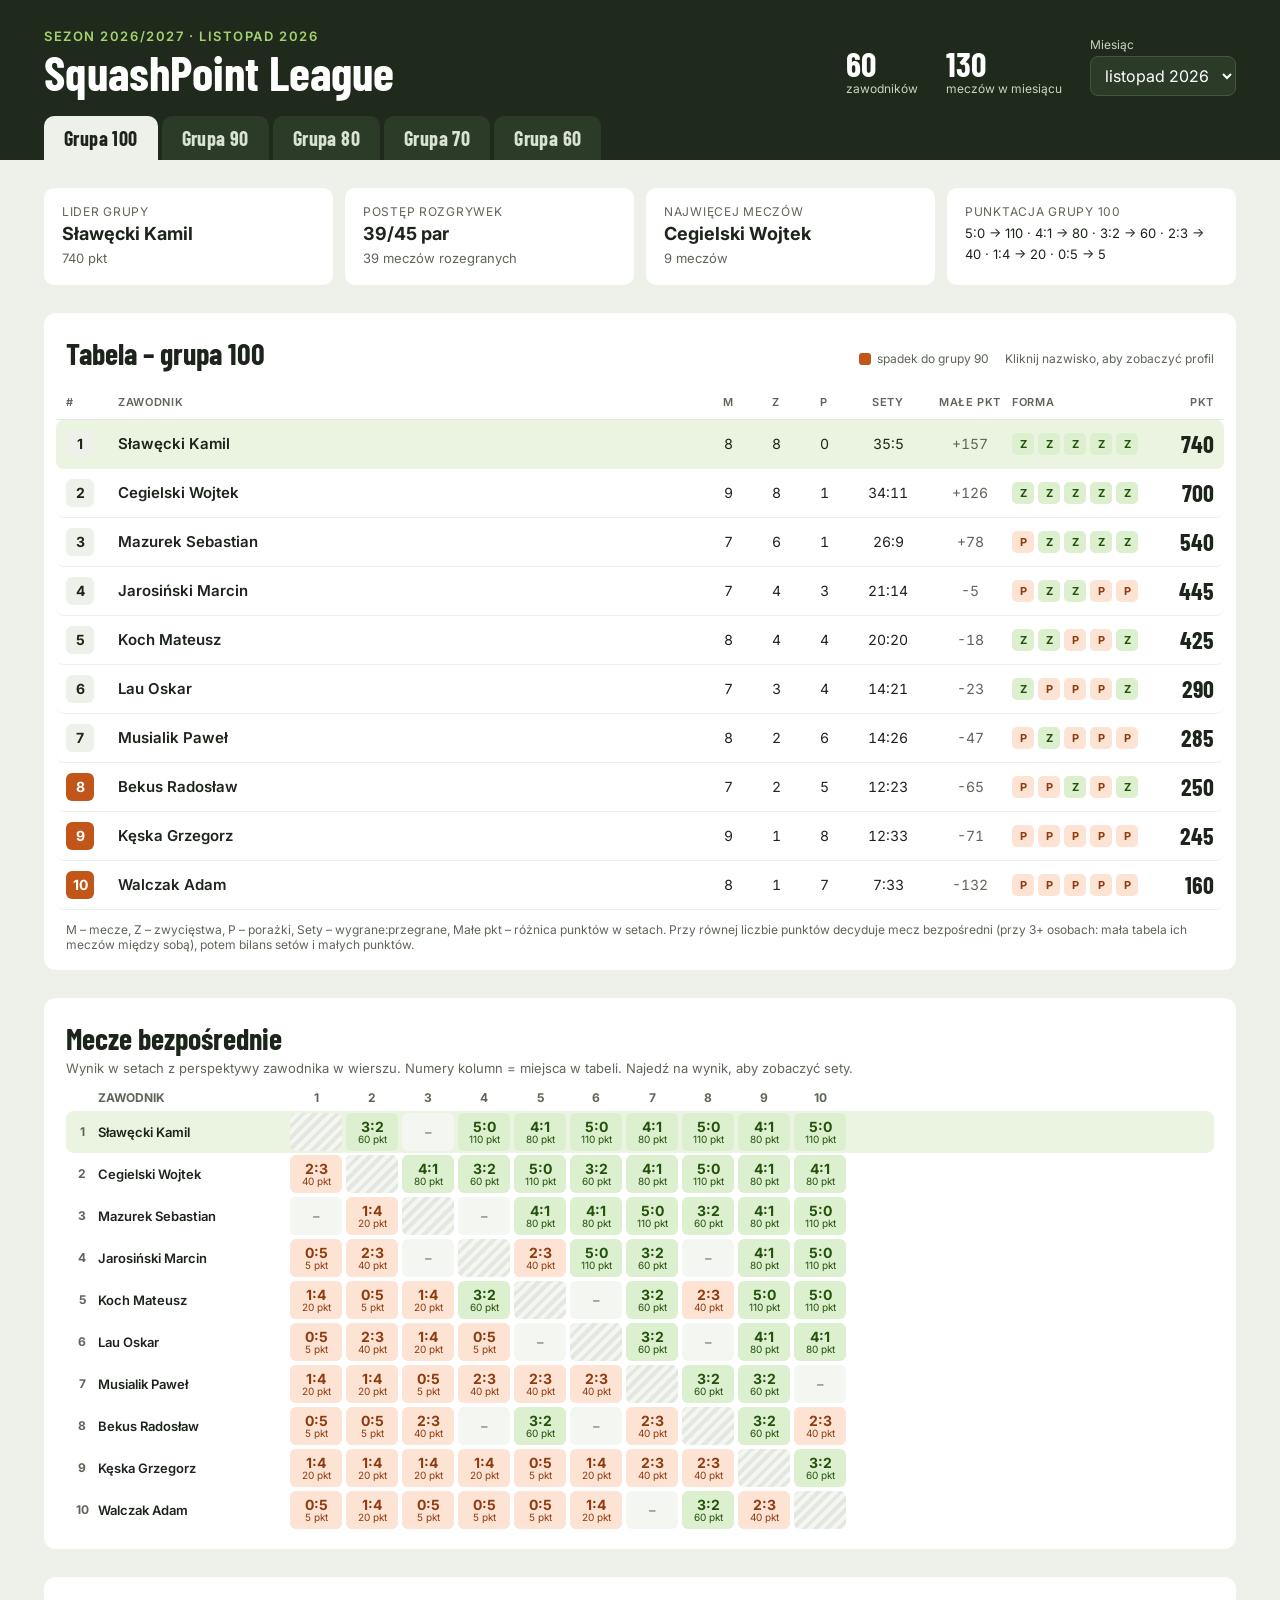
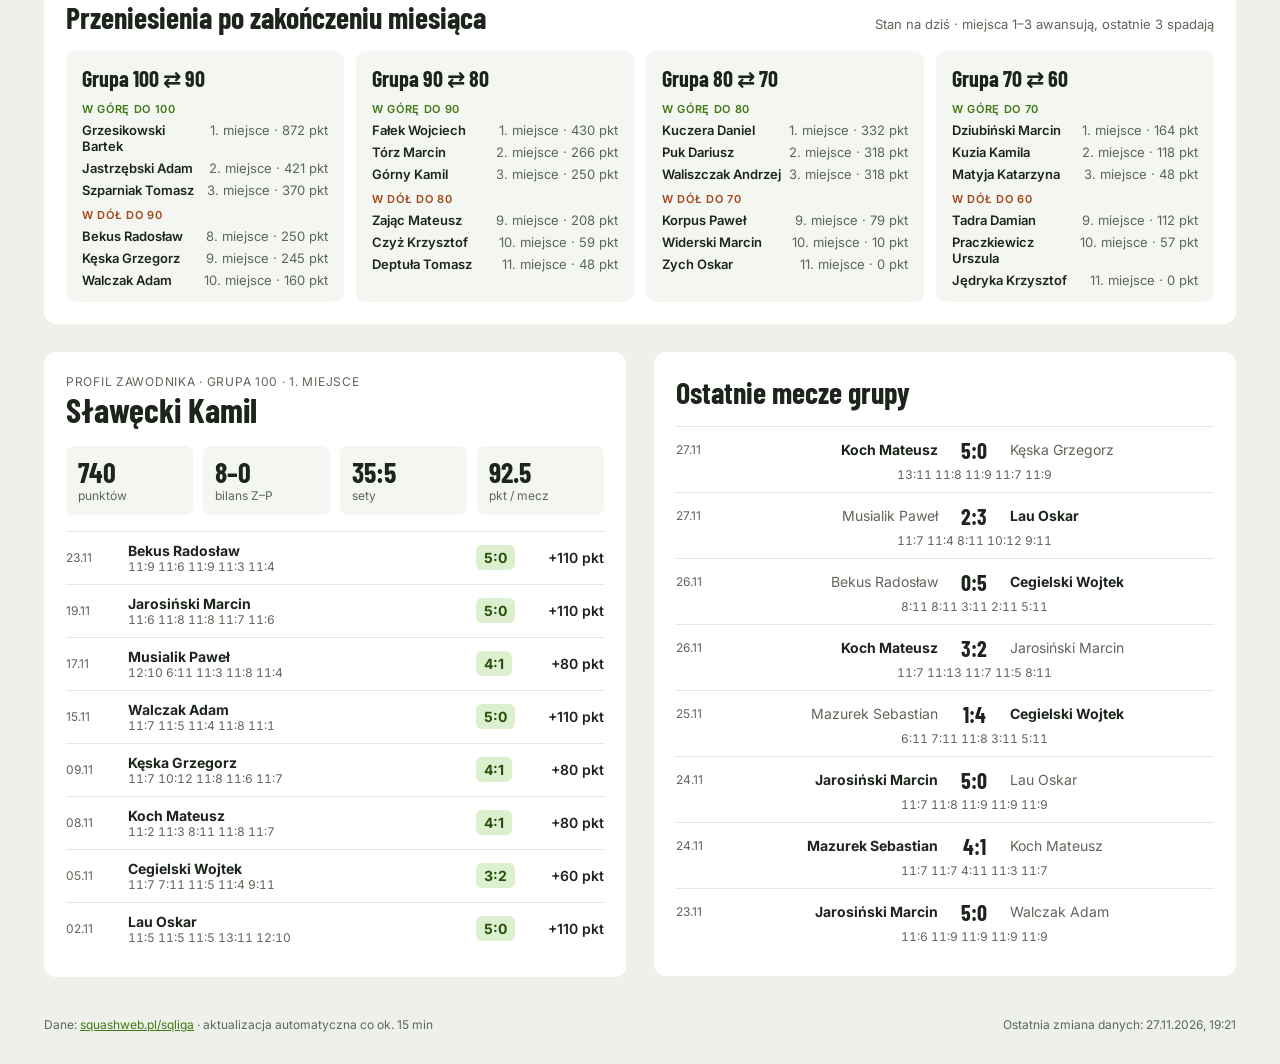
<file: site/index.html>
<!doctype html>
<html lang="pl">
<head>
<meta charset="utf-8">
<meta name="viewport" content="width=device-width, initial-scale=1">
<title>SquashPoint League – tabela ligi</title>
<meta name="description" content="Tabele, mecze bezpośrednie i wyniki SquashPoint League.">
<link rel="preconnect" href="https://fonts.googleapis.com">
<link rel="preconnect" href="https://fonts.gstatic.com" crossorigin>
<link rel="stylesheet" href="https://fonts.googleapis.com/css2?family=Barlow+Condensed:wght@600;700&family=Inter:wght@400;500;600;700&display=swap">
<link rel="stylesheet" href="style.css">
</head>
<body>
<header class="top">
  <div class="wrap top-inner">
    <div class="top-row">
      <div class="brand">
        <div class="kicker">Sezon <span id="season">–</span> · <span id="monthLabel">–</span></div>
        <h1>SquashPoint League</h1>
      </div>
      <div class="top-stats">
        <div><b id="statPlayers">–</b><span>zawodników</span></div>
        <div><b id="statMatches">–</b><span>meczów w miesiącu</span></div>
        <div class="month-pick">
          <label for="monthSelect">Miesiąc</label>
          <select id="monthSelect"></select>
        </div>
      </div>
    </div>
    <nav class="tabs" id="tabs" aria-label="Grupy"></nav>
  </div>
</header>

<main class="wrap main" id="main">
  <p class="loading" id="loading">Wczytywanie danych…</p>
</main>

<footer class="wrap foot">
  <span>Dane: <a href="http://squashweb.pl/sqliga/" rel="noopener">squashweb.pl/sqliga</a> · aktualizacja automatyczna co ok. 15 min</span>
  <span id="updated"></span>
</footer>

<script src="app.js"></script>
</body>
</html>
</file>
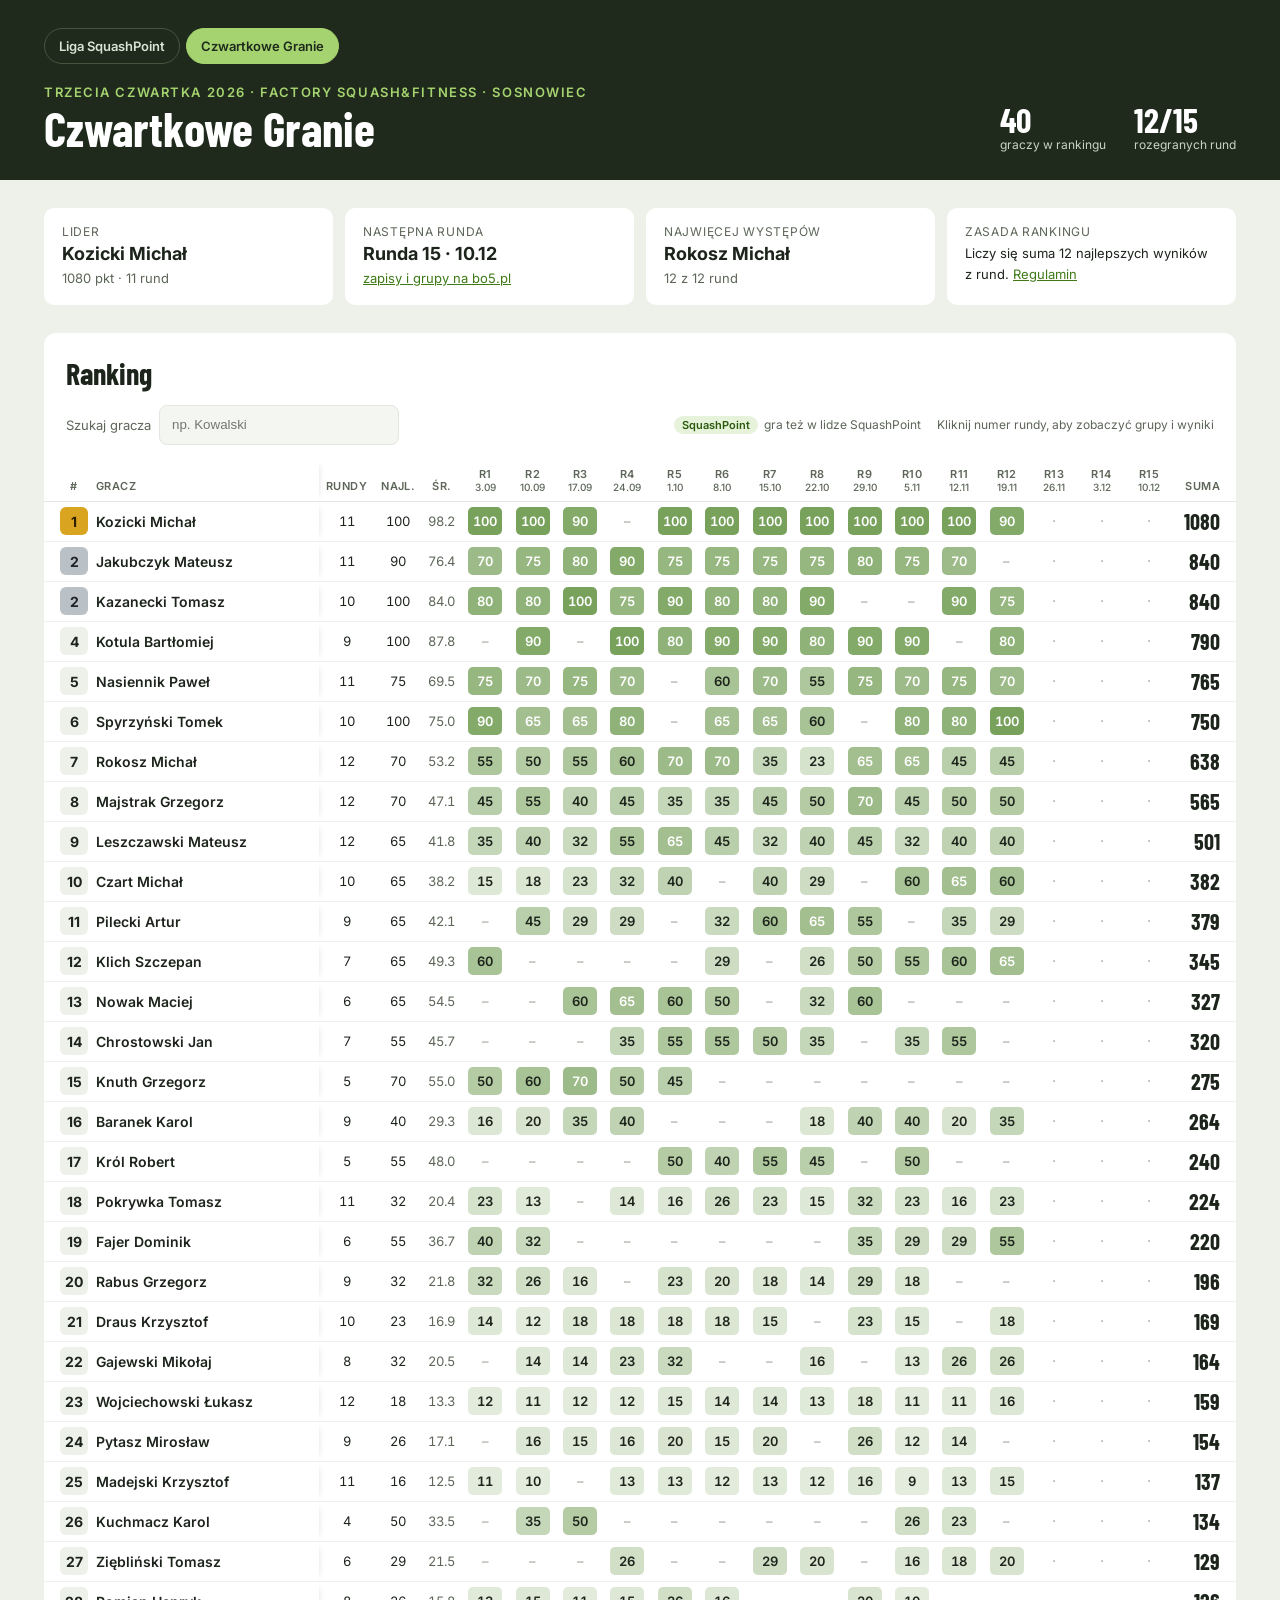
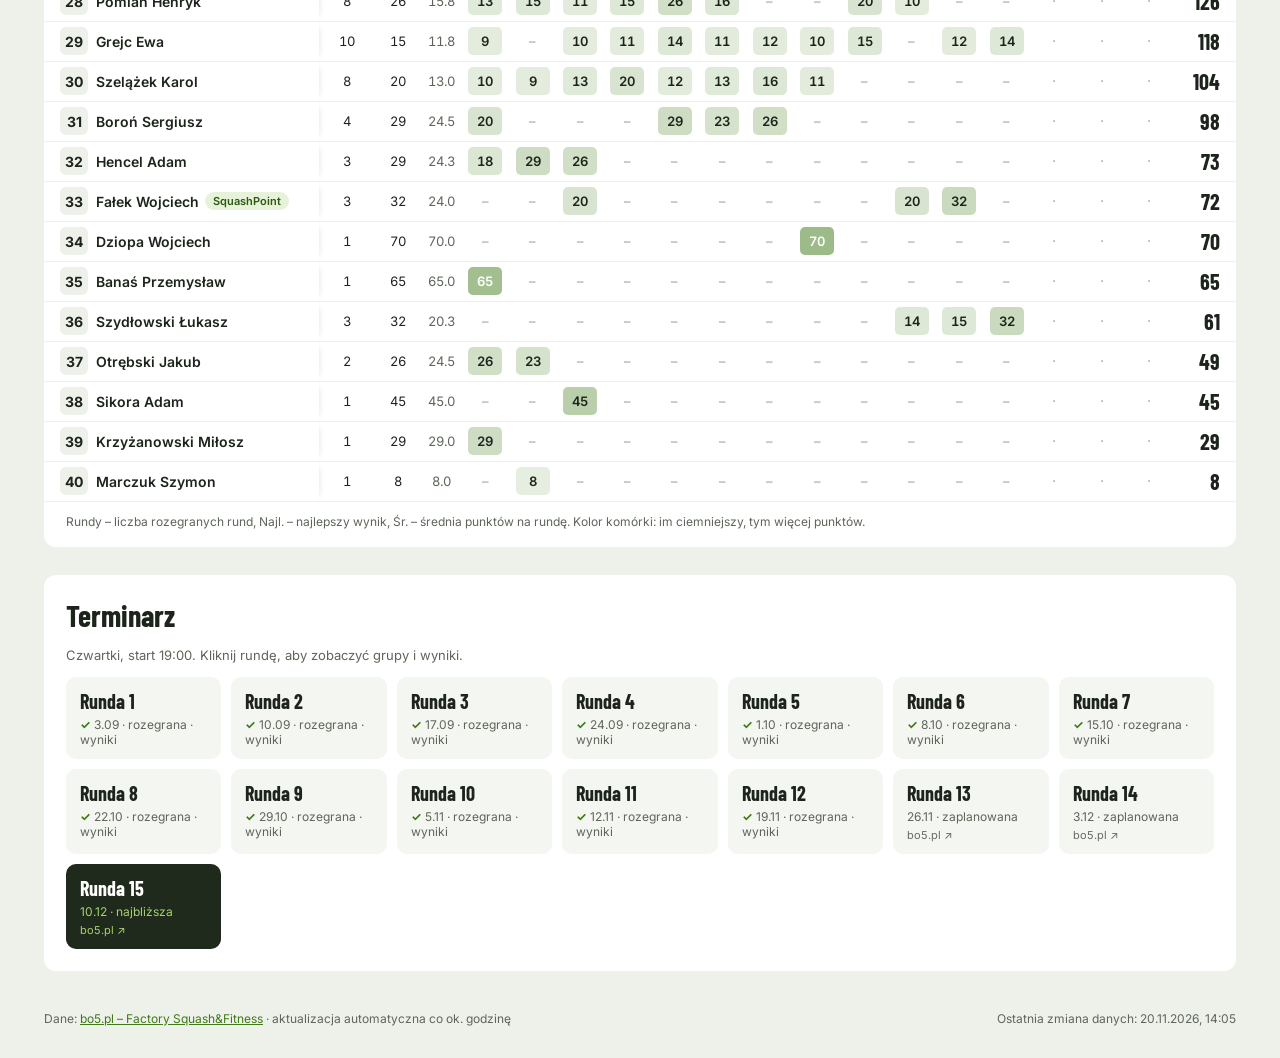
<file: site/czwartki.html>
<!doctype html>
<html lang="pl">
<head>
<meta charset="utf-8">
<meta name="viewport" content="width=device-width, initial-scale=1">
<title>Czwartkowe Granie – ranking</title>
<meta name="description" content="Ranking Czwartkowego Grania (Factory Squash&amp;Fitness, Sosnowiec).">
<link rel="preconnect" href="https://fonts.googleapis.com">
<link rel="preconnect" href="https://fonts.gstatic.com" crossorigin>
<link rel="stylesheet" href="https://fonts.googleapis.com/css2?family=Barlow+Condensed:wght@600;700&family=Inter:wght@400;500;600;700&display=swap">
<link rel="stylesheet" href="style.css">
</head>
<body>
<header class="top">
  <div class="wrap top-inner" style="padding-bottom:28px">
    <nav class="pages" aria-label="Strony">
      <a href="./">Liga SquashPoint</a>
      <a href="czwartki.html" aria-current="page">Czwartkowe Granie</a>
    </nav>
    <div class="top-row">
      <div class="brand">
        <div class="kicker" id="kicker">Factory Squash&amp;Fitness · Sosnowiec</div>
        <h1>Czwartkowe Granie</h1>
      </div>
      <div class="top-stats">
        <div><b id="statPlayers">–</b><span>graczy w rankingu</span></div>
        <div><b id="statRounds">–</b><span>rozegranych rund</span></div>
      </div>
    </div>
  </div>
</header>

<main class="wrap main" id="main">
  <p class="loading">Wczytywanie rankingu…</p>
</main>

<footer class="wrap foot">
  <span>Dane: <a id="srcLink" href="https://bo5.pl/factory" rel="noopener">bo5.pl – Factory Squash&amp;Fitness</a> · aktualizacja automatyczna co ok. godzinę</span>
  <span id="updated"></span>
</footer>

<script src="czwartki.js"></script>
</body>
</html>
</file>
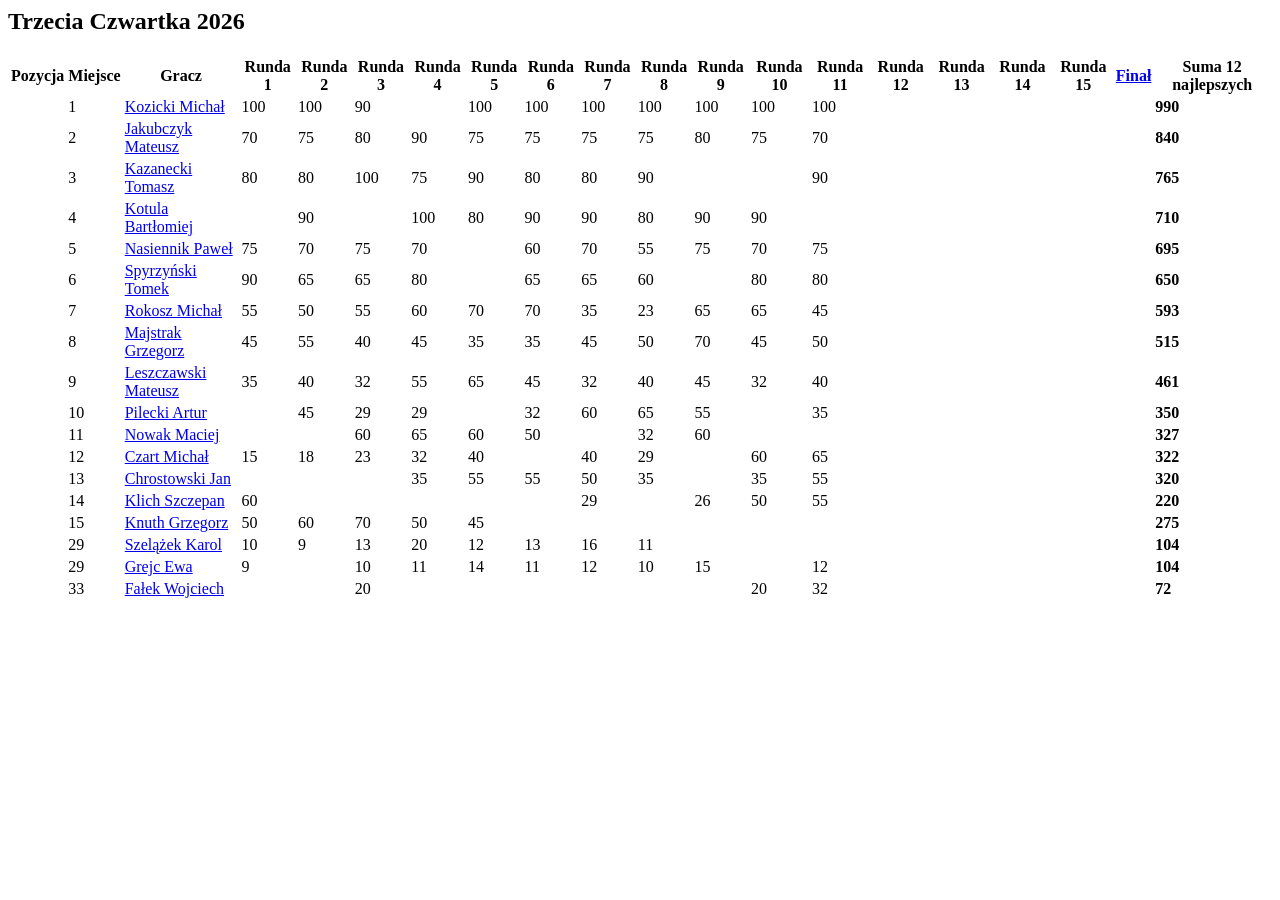
<file: test/bo5-ranking-sample.html>
<html><body><h2>Trzecia Czwartka 2026</h2><table class="table"><thead><tr><th>Pozycja</th><th>Miejsce</th><th>Gracz</th><th>Runda 1</th><th>Runda 2</th><th>Runda 3</th><th>Runda 4</th><th>Runda 5</th><th>Runda 6</th><th>Runda 7</th><th>Runda 8</th><th>Runda 9</th><th>Runda 10</th><th>Runda 11</th><th>Runda 12</th><th>Runda 13</th><th>Runda 14</th><th>Runda 15</th><th><a href="/t7682/x.html">Finał</a></th><th>Suma 12 najlepszych</th></tr></thead><tbody><tr><td></td><td>1</td><td><a href="#">Kozicki Michał</a></td><td>100</td><td>100</td><td>90</td><td>&nbsp;</td><td>100</td><td>100</td><td>100</td><td>100</td><td>100</td><td>100</td><td>100</td><td>&nbsp;</td><td>&nbsp;</td><td>&nbsp;</td><td>&nbsp;</td><td>&nbsp;</td><td><b>990</b></td></tr><tr><td></td><td>2</td><td><a href="#">Jakubczyk Mateusz</a></td><td>70</td><td>75</td><td>80</td><td>90</td><td>75</td><td>75</td><td>75</td><td>75</td><td>80</td><td>75</td><td>70</td><td>&nbsp;</td><td>&nbsp;</td><td>&nbsp;</td><td>&nbsp;</td><td>&nbsp;</td><td><b>840</b></td></tr><tr><td></td><td>3</td><td><a href="#">Kazanecki Tomasz</a></td><td>80</td><td>80</td><td>100</td><td>75</td><td>90</td><td>80</td><td>80</td><td>90</td><td>&nbsp;</td><td>&nbsp;</td><td>90</td><td>&nbsp;</td><td>&nbsp;</td><td>&nbsp;</td><td>&nbsp;</td><td>&nbsp;</td><td><b>765</b></td></tr><tr><td></td><td>4</td><td><a href="#">Kotula Bartłomiej</a></td><td>&nbsp;</td><td>90</td><td>&nbsp;</td><td>100</td><td>80</td><td>90</td><td>90</td><td>80</td><td>90</td><td>90</td><td>&nbsp;</td><td>&nbsp;</td><td>&nbsp;</td><td>&nbsp;</td><td>&nbsp;</td><td>&nbsp;</td><td><b>710</b></td></tr><tr><td></td><td>5</td><td><a href="#">Nasiennik Paweł</a></td><td>75</td><td>70</td><td>75</td><td>70</td><td>&nbsp;</td><td>60</td><td>70</td><td>55</td><td>75</td><td>70</td><td>75</td><td>&nbsp;</td><td>&nbsp;</td><td>&nbsp;</td><td>&nbsp;</td><td>&nbsp;</td><td><b>695</b></td></tr><tr><td></td><td>6</td><td><a href="#">Spyrzyński Tomek</a></td><td>90</td><td>65</td><td>65</td><td>80</td><td>&nbsp;</td><td>65</td><td>65</td><td>60</td><td>&nbsp;</td><td>80</td><td>80</td><td>&nbsp;</td><td>&nbsp;</td><td>&nbsp;</td><td>&nbsp;</td><td>&nbsp;</td><td><b>650</b></td></tr><tr><td></td><td>7</td><td><a href="#">Rokosz Michał</a></td><td>55</td><td>50</td><td>55</td><td>60</td><td>70</td><td>70</td><td>35</td><td>23</td><td>65</td><td>65</td><td>45</td><td>&nbsp;</td><td>&nbsp;</td><td>&nbsp;</td><td>&nbsp;</td><td>&nbsp;</td><td><b>593</b></td></tr><tr><td></td><td>8</td><td><a href="#">Majstrak Grzegorz</a></td><td>45</td><td>55</td><td>40</td><td>45</td><td>35</td><td>35</td><td>45</td><td>50</td><td>70</td><td>45</td><td>50</td><td>&nbsp;</td><td>&nbsp;</td><td>&nbsp;</td><td>&nbsp;</td><td>&nbsp;</td><td><b>515</b></td></tr><tr><td></td><td>9</td><td><a href="#">Leszczawski Mateusz</a></td><td>35</td><td>40</td><td>32</td><td>55</td><td>65</td><td>45</td><td>32</td><td>40</td><td>45</td><td>32</td><td>40</td><td>&nbsp;</td><td>&nbsp;</td><td>&nbsp;</td><td>&nbsp;</td><td>&nbsp;</td><td><b>461</b></td></tr><tr><td></td><td>10</td><td><a href="#">Pilecki Artur</a></td><td>&nbsp;</td><td>45</td><td>29</td><td>29</td><td>&nbsp;</td><td>32</td><td>60</td><td>65</td><td>55</td><td>&nbsp;</td><td>35</td><td>&nbsp;</td><td>&nbsp;</td><td>&nbsp;</td><td>&nbsp;</td><td>&nbsp;</td><td><b>350</b></td></tr><tr><td></td><td>11</td><td><a href="#">Nowak Maciej</a></td><td>&nbsp;</td><td>&nbsp;</td><td>60</td><td>65</td><td>60</td><td>50</td><td>&nbsp;</td><td>32</td><td>60</td><td>&nbsp;</td><td>&nbsp;</td><td>&nbsp;</td><td>&nbsp;</td><td>&nbsp;</td><td>&nbsp;</td><td>&nbsp;</td><td><b>327</b></td></tr><tr><td></td><td>12</td><td><a href="#">Czart Michał</a></td><td>15</td><td>18</td><td>23</td><td>32</td><td>40</td><td>&nbsp;</td><td>40</td><td>29</td><td>&nbsp;</td><td>60</td><td>65</td><td>&nbsp;</td><td>&nbsp;</td><td>&nbsp;</td><td>&nbsp;</td><td>&nbsp;</td><td><b>322</b></td></tr><tr><td></td><td>13</td><td><a href="#">Chrostowski Jan</a></td><td>&nbsp;</td><td>&nbsp;</td><td>&nbsp;</td><td>35</td><td>55</td><td>55</td><td>50</td><td>35</td><td>&nbsp;</td><td>35</td><td>55</td><td>&nbsp;</td><td>&nbsp;</td><td>&nbsp;</td><td>&nbsp;</td><td>&nbsp;</td><td><b>320</b></td></tr><tr><td></td><td>14</td><td><a href="#">Klich Szczepan</a></td><td>60</td><td>&nbsp;</td><td>&nbsp;</td><td>&nbsp;</td><td>&nbsp;</td><td>&nbsp;</td><td>29</td><td>&nbsp;</td><td>26</td><td>50</td><td>55</td><td>&nbsp;</td><td>&nbsp;</td><td>&nbsp;</td><td>&nbsp;</td><td>&nbsp;</td><td><b>220</b></td></tr><tr><td></td><td>15</td><td><a href="#">Knuth Grzegorz</a></td><td>50</td><td>60</td><td>70</td><td>50</td><td>45</td><td>&nbsp;</td><td>&nbsp;</td><td>&nbsp;</td><td>&nbsp;</td><td>&nbsp;</td><td>&nbsp;</td><td>&nbsp;</td><td>&nbsp;</td><td>&nbsp;</td><td>&nbsp;</td><td>&nbsp;</td><td><b>275</b></td></tr><tr><td></td><td>29</td><td><a href="#">Szelążek Karol</a></td><td>10</td><td>9</td><td>13</td><td>20</td><td>12</td><td>13</td><td>16</td><td>11</td><td>&nbsp;</td><td>&nbsp;</td><td>&nbsp;</td><td>&nbsp;</td><td>&nbsp;</td><td>&nbsp;</td><td>&nbsp;</td><td>&nbsp;</td><td><b>104</b></td></tr><tr><td></td><td>29</td><td><a href="#">Grejc Ewa</a></td><td>9</td><td>&nbsp;</td><td>10</td><td>11</td><td>14</td><td>11</td><td>12</td><td>10</td><td>15</td><td>&nbsp;</td><td>12</td><td>&nbsp;</td><td>&nbsp;</td><td>&nbsp;</td><td>&nbsp;</td><td>&nbsp;</td><td><b>104</b></td></tr><tr><td></td><td>33</td><td><a href="#">Fałek Wojciech</a></td><td>&nbsp;</td><td>&nbsp;</td><td>20</td><td>&nbsp;</td><td>&nbsp;</td><td>&nbsp;</td><td>&nbsp;</td><td>&nbsp;</td><td>&nbsp;</td><td>20</td><td>32</td><td>&nbsp;</td><td>&nbsp;</td><td>&nbsp;</td><td>&nbsp;</td><td>&nbsp;</td><td><b>72</b></td></tr></tbody></table></body></html>
</file>
<file: site/style.css>
:root {
  --bg: #eef1ea;
  --card: #ffffff;
  --soft: #f4f6f1;
  --line: #e3e7df;
  --ink: #1d241c;
  --muted: #5d6659;
  --muted2: #646c60;
  --dark: #1f2a1c;
  --dark2: #2c3a28;
  --green: #3f7a17;
  --lime: #a5d36f;
  --win-bg: #dcefcf; --win: #24520c;
  --loss-bg: #fde3d3; --loss: #8f3b0f;
  --down: #c2561a;
  --sel: #eaf4e0;
  --blue-bg: #e2ebf5; --blue: #1f4a7a;
  --head: 'Barlow Condensed', system-ui, sans-serif;
}
* { box-sizing: border-box; }
body { margin: 0; background: var(--bg); color: var(--ink); font-family: Inter, system-ui, sans-serif; }
a { color: var(--green); } a:hover { color: #2c5a0e; }
button, select { font: inherit; }
button:focus-visible, select:focus-visible { outline: 2px solid var(--green); outline-offset: 2px; }
.wrap { max-width: 1240px; margin: 0 auto; padding-left: 24px; padding-right: 24px; }
h2 { margin: 0; font-family: var(--head); font-size: 30px; font-weight: 700; }

/* Nagłówek */
.top { background: var(--dark); color: #fff; }
.top-inner { padding-top: 28px; display: flex; flex-direction: column; gap: 20px; }
.top-row { display: flex; flex-wrap: wrap; justify-content: space-between; align-items: flex-end; gap: 16px; }
.kicker { font-size: 13px; font-weight: 600; letter-spacing: .12em; text-transform: uppercase; color: var(--lime); }
.brand h1 { margin: 4px 0 0; font-family: var(--head); font-weight: 700; font-size: 48px; line-height: 1; }
.top-stats { display: flex; flex-wrap: wrap; gap: 28px; align-items: flex-end; }
.top-stats > div { display: flex; flex-direction: column; }
.top-stats b { font-family: var(--head); font-size: 34px; line-height: 1; }
.top-stats span, .month-pick label { font-size: 12px; color: #c9d3c3; }
.month-pick select { margin-top: 4px; min-height: 40px; padding: 0 10px; border-radius: 8px; border: 1px solid #45553f; background: var(--dark2); color: #fff; }
.tabs { display: flex; flex-wrap: wrap; gap: 4px; }
.tab { min-height: 44px; padding: 0 20px; border: 0; border-radius: 10px 10px 0 0; cursor: pointer; font-family: var(--head); font-size: 20px; font-weight: 700; letter-spacing: .02em; background: var(--dark2); color: #d9e3d3; }
.tab[aria-selected="true"] { background: var(--bg); color: var(--ink); }

/* Przełącznik podstron */
.pages { display: flex; flex-wrap: wrap; gap: 6px; }
.pages a { display: inline-flex; align-items: center; min-height: 36px; padding: 0 14px; border-radius: 99px; font-size: 13px; font-weight: 600; text-decoration: none; color: #d9e3d3; border: 1px solid #45553f; }
.pages a:hover { color: #fff; border-color: #7a8c72; }
.pages a[aria-current="page"] { background: var(--lime); border-color: var(--lime); color: var(--dark); }

/* Treść */
.main { padding-top: 28px; padding-bottom: 40px; display: flex; flex-direction: column; gap: 28px; }
.loading, .error { background: var(--card); border-radius: 12px; padding: 22px; margin: 0; }
.error { color: var(--loss); }
.card { background: var(--card); border-radius: 12px; }
.pad { padding: 22px; }
.sec-head { padding: 0 22px 14px; display: flex; flex-wrap: wrap; justify-content: space-between; align-items: baseline; gap: 8px; }
.sub { font-size: 13px; color: var(--muted); }
.note { margin: 12px 22px 8px; font-size: 12px; color: var(--muted); }
.scroll { overflow-x: auto; }

.kpis { display: grid; grid-template-columns: repeat(auto-fit, minmax(190px, 1fr)); gap: 12px; }
.kpi { background: var(--card); border-radius: 10px; padding: 16px 18px; display: flex; flex-direction: column; gap: 4px; }
.kpi .lab { font-size: 12px; color: var(--muted); text-transform: uppercase; letter-spacing: .06em; }
.kpi .val { font-size: 18px; font-weight: 700; }
.kpi .small { font-size: 13px; color: var(--muted); line-height: 1.6; }

.legend { display: flex; flex-wrap: wrap; gap: 16px; font-size: 12px; color: var(--muted); }
.legend span { display: flex; align-items: center; gap: 6px; }
.sq { width: 12px; height: 12px; border-radius: 3px; display: inline-block; }

/* Tabela */
.table { min-width: 860px; padding: 0 12px; }
.trow { display: grid; grid-template-columns: 52px minmax(200px, 1fr) 48px 48px 48px 80px 84px 132px 70px; align-items: center; padding: 6px 10px; font-size: 14px; border-bottom: 1px solid var(--bg); border-radius: 8px; }
.trow.head { padding: 10px; font-size: 11px; font-weight: 600; letter-spacing: .06em; text-transform: uppercase; color: var(--muted); border-bottom: 1px solid var(--line); border-radius: 0; }
.trow.sel { background: var(--sel); }
.c { text-align: center; font-variant-numeric: tabular-nums; }
.r { text-align: right; }
.rank { display: inline-flex; width: 28px; height: 28px; border-radius: 6px; align-items: center; justify-content: center; font-weight: 700; font-size: 14px; background: var(--bg); }
.rank.up { background: var(--green); color: #fff; }
.rank.down { background: var(--down); color: #fff; }
.namecell { display: flex; align-items: center; gap: 8px; min-width: 0; flex-wrap: wrap; }
.name { background: none; border: 0; padding: 6px 0; min-height: 36px; font-size: 15px; font-weight: 600; color: var(--ink); text-align: left; cursor: pointer; }
.name:hover { color: var(--green); }
.pill { font-size: 11px; font-weight: 600; padding: 2px 8px; border-radius: 99px; white-space: nowrap; }
.pill.inj { background: var(--loss-bg); color: var(--loss); }
.pill.h2h { background: var(--blue-bg); color: var(--blue); }
.form { display: flex; gap: 4px; }
.fb { width: 22px; height: 22px; border-radius: 5px; display: inline-flex; align-items: center; justify-content: center; font-size: 11px; font-weight: 700; }
.fb.w { background: var(--win-bg); color: var(--win); }
.fb.l { background: var(--loss-bg); color: var(--loss); }
.none { font-size: 12px; color: var(--muted2); }
.pts { font-family: var(--head); font-size: 24px; font-weight: 700; }

/* Mecze bezpośrednie */
.matrix { padding: 0 22px; width: max-content; min-width: 100%; }
.mrow { display: grid; align-items: center; border-radius: 8px; }
.mrow.sel { background: var(--sel); }
.mh { text-align: center; font-size: 12px; font-weight: 700; color: var(--muted); padding-bottom: 6px; }
.mrank { font-size: 12px; font-weight: 700; color: var(--muted); text-align: center; }
.mname { background: none; border: 0; padding: 0 8px 0 0; min-height: 40px; font-size: 13px; font-weight: 600; color: var(--ink); text-align: left; cursor: pointer; white-space: nowrap; overflow: hidden; text-overflow: ellipsis; }
.cell { padding: 2px; display: flex; }
.cell > span { flex: 1; height: 38px; border-radius: 6px; display: flex; flex-direction: column; align-items: center; justify-content: center; line-height: 1.1; font-size: 13px; }
.cell .self { background: repeating-linear-gradient(135deg, var(--line) 0 4px, var(--soft) 4px 8px); }
.cell .empty { background: var(--soft); color: var(--muted2); }
.cell .w { background: var(--win-bg); color: var(--win); }
.cell .l { background: var(--loss-bg); color: var(--loss); }
.cell strong { font-size: 14px; }
.cell small { font-size: 10px; }

/* Przeniesienia */
.moves { display: grid; grid-template-columns: repeat(auto-fit, minmax(260px, 1fr)); gap: 12px; }
.move { background: var(--soft); border-radius: 10px; padding: 14px 16px; display: flex; flex-direction: column; gap: 10px; }
.move h3 { margin: 0; font-family: var(--head); font-size: 22px; }
.move .lab { font-size: 11px; font-weight: 600; letter-spacing: .06em; text-transform: uppercase; }
.move .lab.up { color: var(--green); }
.move .lab.down { color: #a3461a; }
.mv { display: flex; justify-content: space-between; gap: 8px; font-size: 13px; }
.mv b { font-weight: 600; }
.mv span { color: var(--muted); white-space: nowrap; }

/* Profil i ostatnie mecze */
.split { display: flex; flex-wrap: wrap; gap: 28px; align-items: flex-start; }
.split > section { flex: 1 1 420px; min-width: 0; display: flex; flex-direction: column; gap: 16px; }
.profile-kick { font-size: 12px; color: var(--muted); text-transform: uppercase; letter-spacing: .06em; }
.profile-name { font-size: 34px; }
.boxes { display: grid; grid-template-columns: repeat(4, minmax(0, 1fr)); gap: 10px; }
.box { background: var(--soft); border-radius: 8px; padding: 12px; display: flex; flex-direction: column; gap: 2px; }
.box b { font-family: var(--head); font-size: 28px; line-height: 1; }
.box span { font-size: 12px; color: var(--muted); }
.list > div { border-top: 1px solid var(--line); padding: 10px 0; }
.pm { display: grid; grid-template-columns: 52px minmax(0, 1fr) 54px 64px; gap: 10px; align-items: center; }
.date { font-size: 12px; color: var(--muted); }
.opp { display: flex; flex-direction: column; min-width: 0; }
.opp b { font-size: 14px; }
.sets { font-size: 12px; color: var(--muted); font-variant-numeric: tabular-nums; }
.score { display: inline-block; padding: 4px 8px; border-radius: 6px; font-weight: 700; font-size: 14px; }
.score.w { background: var(--win-bg); color: var(--win); }
.score.l { background: var(--loss-bg); color: var(--loss); }
.rm { display: grid; grid-template-columns: 48px minmax(0, 1fr) 52px minmax(0, 1fr); gap: 4px 10px; align-items: center; }
.rm .pa { text-align: right; font-size: 14px; color: var(--muted); }
.rm .pb { font-size: 14px; color: var(--muted); }
.rm .win { font-weight: 700; color: var(--ink); }
.rm .res { text-align: center; font-family: var(--head); font-size: 22px; font-weight: 700; }
.rm .sets { grid-column: 2 / 5; text-align: center; }

.foot { padding-bottom: 32px; display: flex; flex-wrap: wrap; justify-content: space-between; gap: 8px; font-size: 12px; color: var(--muted); }

@media (max-width: 640px) {
  .wrap { padding-left: 14px; padding-right: 14px; }
  .brand h1 { font-size: 38px; }
  .tab { padding: 0 14px; font-size: 18px; }
  .boxes { grid-template-columns: repeat(2, minmax(0, 1fr)); }
  .profile-name { font-size: 28px; }
  .kpis { grid-template-columns: repeat(2, minmax(0, 1fr)); }
  .kpis .kpi:last-child { grid-column: 1 / -1; }
  .table { min-width: 0; padding: 0 6px; }
  .trow { grid-template-columns: 38px minmax(0, 1fr) 30px 30px 50px 50px; padding: 4px 6px; }
  .trow .hm { display: none; }
  .namecell { gap: 4px; }
  .name { font-size: 14px; }
  .pts { font-size: 22px; }
}

/* ===== Czwartkowe Granie ===== */
.tools { display: flex; flex-wrap: wrap; gap: 12px; align-items: center; justify-content: space-between; padding: 0 22px 14px; }
.search { min-height: 40px; width: 240px; max-width: 100%; padding: 0 12px; border-radius: 8px; border: 1px solid var(--line); background: var(--soft); color: var(--ink); }
.rk { border-collapse: separate; border-spacing: 0; font-size: 13px; min-width: 100%; }
.rk th, .rk td { padding: 0 4px; height: 40px; text-align: center; white-space: nowrap; border-bottom: 1px solid var(--bg); }
.rk thead th { height: auto; padding: 8px 4px; font-size: 11px; font-weight: 600; letter-spacing: .04em; text-transform: uppercase; color: var(--muted); border-bottom: 1px solid var(--line); vertical-align: bottom; background: var(--card); }
.rk thead th a { color: var(--muted); text-decoration: none; display: block; }
.rk thead th a:hover { color: var(--green); }
.rk thead th small { display: block; font-size: 10px; font-weight: 500; letter-spacing: 0; text-transform: none; }
.rk .stick { position: sticky; background: var(--card); z-index: 1; }
.rk .s1 { left: 0; width: 48px; min-width: 48px; padding-left: 16px; }
.rk .s2 { left: 48px; text-align: left; min-width: 190px; box-shadow: 6px 0 6px -6px rgba(0,0,0,.12); }
.rk tr.me td.stick, .rk tr.me td { background: var(--sel); }
.rk .pname { font-weight: 600; font-size: 14px; display: flex; align-items: center; gap: 6px; }
.rk .num { font-variant-numeric: tabular-nums; }
.rk .sum { font-family: var(--head); font-size: 22px; font-weight: 700; padding-right: 16px; text-align: right; }
.rk .rc { min-width: 38px; }
.rk .rc span { display: inline-flex; width: 34px; height: 28px; border-radius: 5px; align-items: center; justify-content: center; font-weight: 600; font-variant-numeric: tabular-nums; }
.rk .rc .dash { color: #b3bab0; }
.rk .future { color: #b3bab0; }
.medal { display: inline-flex; width: 28px; height: 28px; border-radius: 6px; align-items: center; justify-content: center; font-weight: 700; font-size: 14px; background: var(--bg); }
.medal.m1 { background: #d9a520; color: #2a1f00; }
.medal.m2 { background: #b9c0c6; color: #1e2428; }
.medal.m3 { background: #c98a52; color: #2b1606; }
.pill.sp { background: #e6f2da; color: #2c5a0e; }
.rounds { display: grid; grid-template-columns: repeat(auto-fill, minmax(150px, 1fr)); gap: 10px; }
.round { background: var(--soft); border-radius: 10px; padding: 12px 14px; display: flex; flex-direction: column; gap: 4px; text-decoration: none; color: var(--ink); min-height: 44px; }
.round:hover { outline: 2px solid var(--line); }
.round b { font-family: var(--head); font-size: 20px; }
.round span { font-size: 12px; color: var(--muted); }
.round.next { background: var(--dark); color: #fff; }
.round.next span { color: var(--lime); }
.round.done span::before { content: '✓ '; color: var(--green); font-weight: 700; }

/* Widok rundy */
.round.active { outline: 2px solid var(--green); }
.round .ext { font-size: 11px; color: var(--muted2); }
.rnav { display: flex; flex-wrap: wrap; gap: 8px; }
.btn { display: inline-flex; align-items: center; min-height: 40px; padding: 0 14px; border-radius: 8px; background: var(--dark); color: #fff; text-decoration: none; font-size: 13px; font-weight: 600; }
.btn:hover { color: var(--lime); }
.btn.ghost { background: var(--soft); color: var(--ink); }
.btn.ghost:hover { color: var(--green); }
.rgroups { display: grid; grid-template-columns: repeat(auto-fit, minmax(min(100%, 520px), 1fr)); gap: 16px; }
.rgroup { background: var(--soft); border-radius: 10px; padding: 14px 14px 10px; display: flex; flex-direction: column; gap: 10px; min-width: 0; }
.rgroup h3 { margin: 0; font-family: var(--head); font-size: 24px; }
.gtab { min-width: 440px; }
.gr { display: grid; grid-template-columns: 40px minmax(150px, 1fr) 62px 52px 44px 70px; align-items: center; min-height: 38px; font-size: 13px; border-bottom: 1px solid var(--line); }
.gr.gh { min-height: 0; padding-bottom: 6px; font-size: 11px; font-weight: 600; letter-spacing: .04em; text-transform: uppercase; color: var(--muted); }
.gr .pname { font-size: 13px; }
.xt { min-width: 420px; }
.xr { display: grid; align-items: center; }
.xname { font-size: 12px; font-weight: 600; white-space: nowrap; overflow: hidden; text-overflow: ellipsis; padding-right: 6px; }
.xt .cell > span { height: auto; min-height: 44px; padding: 3px 2px; text-align: center; }
.xt .cell small { font-size: 9px; line-height: 1.25; white-space: normal; word-spacing: 2px; }
.xt .self { background: repeating-linear-gradient(135deg, var(--line) 0 4px, #fff 4px 8px); }
.xt .empty { background: #fff; }

@media (max-width: 640px) {
  .gtab { min-width: 0; }
  .gr { grid-template-columns: 36px minmax(0, 1fr) 50px 44px 36px; }
  .gr .hm { display: none; }
  .rgroup { padding: 12px 8px 8px; }
}
</file>
